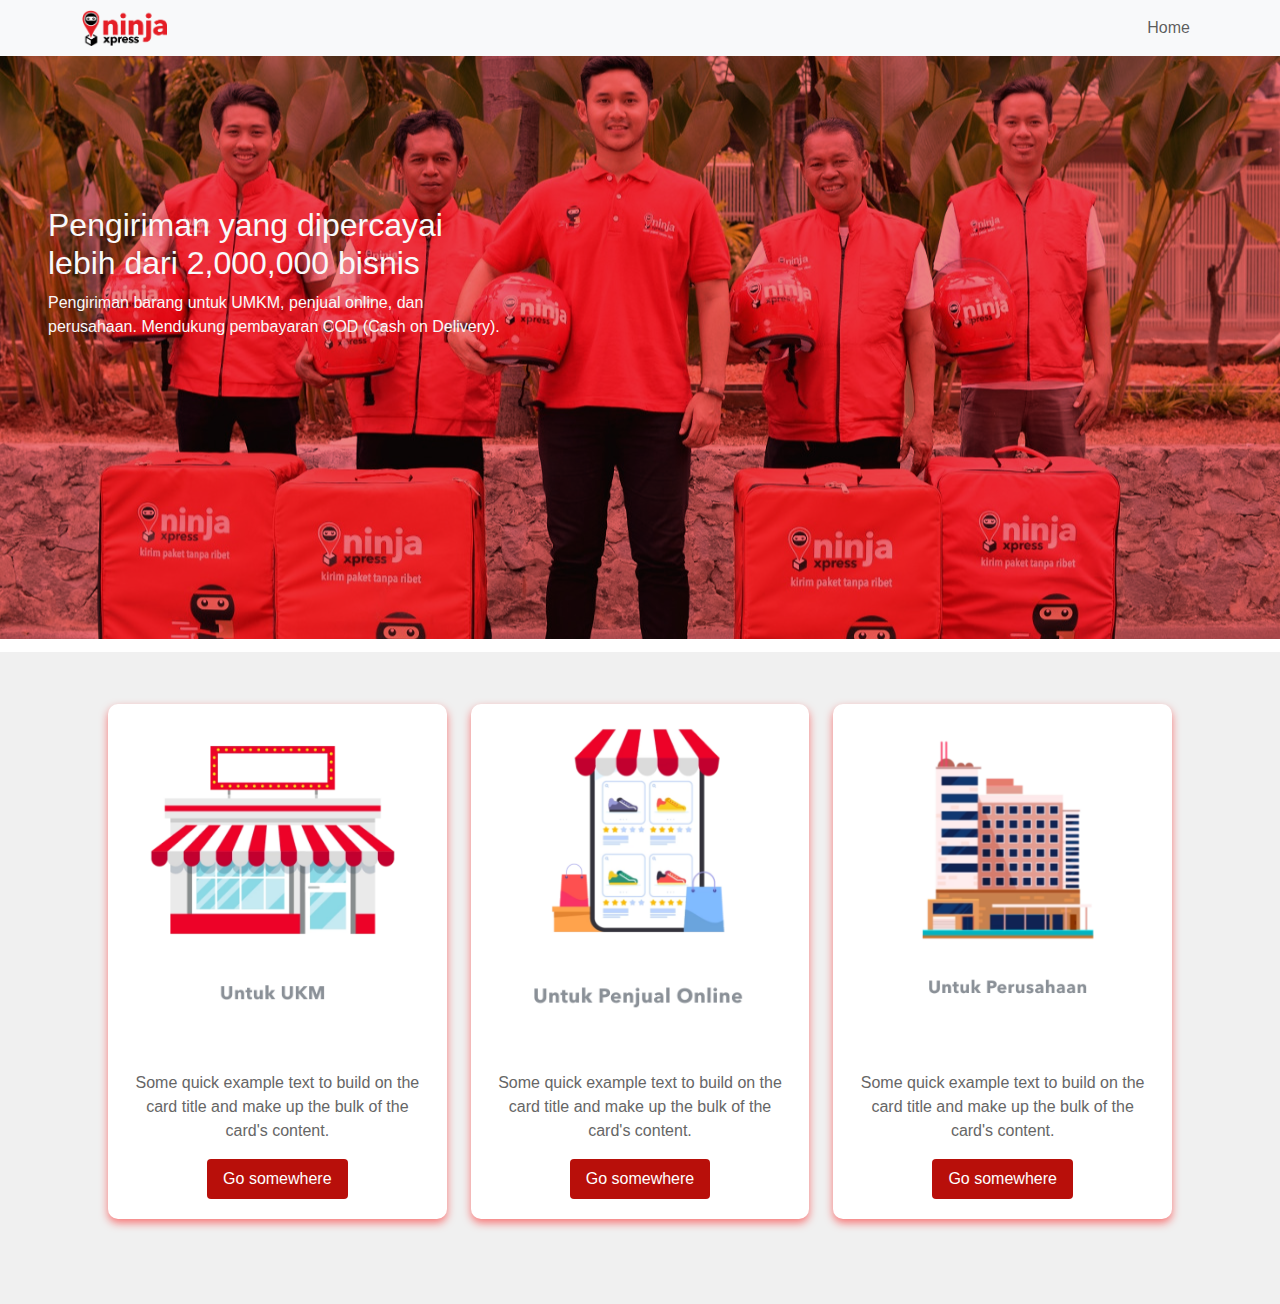
<file: Routes/pricing.html>
<!DOCTYPE html>
<html lang="en">
  <head>
    <meta charset="UTF-8" />
    <meta name="viewport" content="width=device-width, initial-scale=1.0" />
    <link
      href="https://cdn.jsdelivr.net/npm/bootstrap@5.3.3/dist/css/bootstrap.min.css"
      rel="stylesheet"
      integrity="sha384-QWTKZyjpPEjISv5WaRU9OFeRpok6YctnYmDr5pNlyT2bRjXh0JMhjY6hW+ALEwIH"
      crossorigin="anonymous"
    />
    <link rel="stylesheet" href="/style/pricing.css" />
    <title>Ninja Express</title>
  </head>
  <body>
    <!-- Navbar -->
    <nav class="navbar navbar-expand-lg navbar-light bg-light">
      <div class="container">
        <img src="../img/logo.png" alt="logo" width="85" class="navbar-logo" />
        <button
          class="navbar-toggler"
          type="button"
          data-bs-toggle="collapse"
          data-bs-target="#navbarNav"
          aria-controls="navbarNav"
          aria-expanded="false"
          aria-label="Toggle navigation"
        >
          <span class="navbar-toggler-icon"></span>
        </button>
        <div class="collapse navbar-collapse" id="navbarNav">
          <ul class="navbar-nav ms-auto">
            <li class="nav-item">
              <a class="nav-link" href="../index.html">Home</a>
            </li>
          </ul>
        </div>
      </div>
    </nav>

    <!-- Jumbroton -->
    <section id="about" class="container-fluid pe-0 ps-0">
      <div class="row container-fluid justify-content-between">
        <div class="col-10 col-lg-5 col-sm-7 d-flex align-items-center ps-5">
          <div>
            <h2 class="text-start text-light">
              Pengiriman yang dipercayai lebih dari 2,000,000 bisnis
            </h2>
            <p class="text-start text-light">
              Pengiriman barang untuk UMKM, penjual online, dan perusahaan.
              Mendukung pembayaran COD (Cash on Delivery).
            </p>
          </div>
        </div>
      </div>
      <svg
        class=""
        xmlns="http://www.w3.org/2000/svg"
        viewBox="0 0 1440 320"
      ></svg>
    </section>

    <!-- Service -->
    <section id="services" class="container">
      <div class="row justify-content-center">
        <div class="col-md-4">
          <div class="card">
            <div class="card-img-container">
              <img
                src="../img/img-services/img-services-1.png"
                class="card-img-top"
                alt="..."
              />
            </div>
            <div class="card-body">
              <h5 class="card-title"></h5>
              <p class="card-text">
                Some quick example text to build on the card title and make up
                the bulk of the card's content.
              </p>
              <a href="#" class="button-pricing">Go somewhere</a>
            </div>
          </div>
        </div>
        <div class="col-md-4">
          <div class="card">
            <div class="card-img-container">
              <img
                src="../img/img-services/img-services-2.png"
                class="card-img-top"
                alt="..."
              />
            </div>
            <div class="card-body">
              <h5 class="card-title"></h5>
              <p class="card-text">
                Some quick example text to build on the card title and make up
                the bulk of the card's content.
              </p>
              <a href="#" class="button-pricing">Go somewhere</a>
            </div>
          </div>
        </div>
        <div class="col-md-4">
          <div class="card">
            <div class="card-img-container">
              <img
                src="../img/img-services/img-services-3.png"
                class="card-img-top"
                alt="..."
              />
            </div>
            <div class="card-body">
              <h5 class="card-title"></h5>
              <p class="card-text">
                Some quick example text to build on the card title and make up
                the bulk of the card's content.
              </p>
              <a href="#" class="button-pricing">Go somewhere</a>
            </div>
          </div>
        </div>
      </div>
    </section>

    <!-- Script Bootstrap -->
    <script
      src="https://cdn.jsdelivr.net/npm/bootstrap@5.3.3/dist/js/bootstrap.bundle.min.js"
      integrity="sha384-YvpcrYf0tY3lHB60NNkmXc5s9fDVZLESaAA55NDzOxhy9GkcIdslK1eN7N6jIeHz"
      crossorigin="anonymous"
    ></script>
  </body>
</html>
</file>
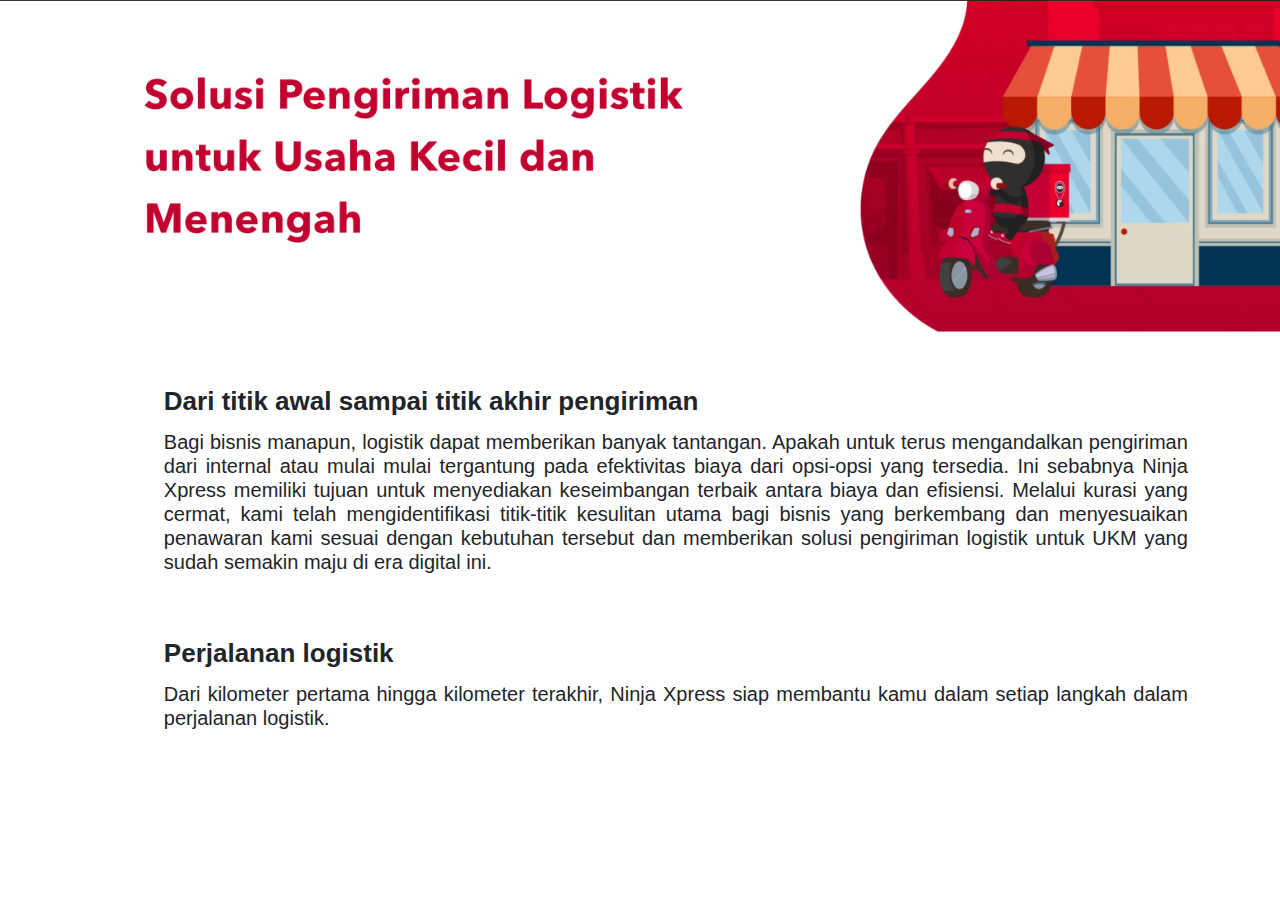
<file: Routes/umkm.html>
<!DOCTYPE html>
<html lang="en">
  <head>
    <meta charset="UTF-8" />
    <meta name="viewport" content="width=device-width, initial-scale=1.0" />
    <link
      href="https://cdn.jsdelivr.net/npm/bootstrap@5.3.3/dist/css/bootstrap.min.css"
      rel="stylesheet"
      integrity="sha384-QWTKZyjpPEjISv5WaRU9OFeRpok6YctnYmDr5pNlyT2bRjXh0JMhjY6hW+ALEwIH"
      crossorigin="anonymous"
    />
    <link rel="stylesheet" href="/style/umkm.css" />
    <title>Ninja Express</title>
  </head>
  <body>
    <!-- Jumbotron -->
    <section id="about" class="container-fluid pe-0 ps-0">
      <div class="row container-fluid justify-content-between">
        <div
          class="col-10 col-lg-5 col-sm-7 d-flex align-items-center ps-5"
        ></div>
      </div>
      <svg
        class=""
        xmlns="http://www.w3.org/2000/svg"
        viewBox="0 0 1440 320"
      ></svg>
    </section>

    <!-- Text-tutorial -->
    <div class="container-tutorial">
      <div class="text-tutorial-h1">
        <h1>Dari titik awal sampai titik akhir pengiriman</h1>
      </div>
      <div class="text-tutorial-paragraf">
        <h2>
          Bagi bisnis manapun, logistik dapat memberikan banyak tantangan.
          Apakah untuk terus mengandalkan pengiriman dari internal atau mulai
          mulai tergantung pada efektivitas biaya dari opsi-opsi yang tersedia.
          Ini sebabnya Ninja Xpress memiliki tujuan untuk menyediakan
          keseimbangan terbaik antara biaya dan efisiensi. Melalui kurasi yang
          cermat, kami telah mengidentifikasi titik-titik kesulitan utama bagi
          bisnis yang berkembang dan menyesuaikan penawaran kami sesuai dengan
          kebutuhan tersebut dan memberikan solusi pengiriman logistik untuk UKM
          yang sudah semakin maju di era digital ini.
        </h2>
      </div>
    </div>

    <div class="container-tutorial">
      <div class="text-tutorial-h1-logistic">
        <h1>Perjalanan logistik</h1>
      </div>
      <div class="text-tutorial-paragraf">
        <h2>
          Dari kilometer pertama hingga kilometer terakhir, Ninja Xpress siap
          membantu kamu dalam setiap langkah dalam perjalanan logistik.
        </h2>
      </div>
    </div>

    <!-- Script Bootstrap -->
    <script
      src="https://cdn.jsdelivr.net/npm/bootstrap@5.3.3/dist/js/bootstrap.bundle.min.js"
      integrity="sha384-YvpcrYf0tY3lHB60NNkmXc5s9fDVZLESaAA55NDzOxhy9GkcIdslK1eN7N6jIeHz"
      crossorigin="anonymous"
    ></script>
  </body>
</html>
</file>
<file: style/pricing.css>
body {
  font-family: Arial, sans-serif;
  background: linear-gradient(to bottom, #ffffff 50%, #f0f0f0 50%);
  margin: 0;
  padding: 0;
}

#about {
  background: rgba(220, 0, 0, 0.5) url("../img/ninja.jpeg");
  background-blend-mode: darken;
  background-size: cover;
  background-position: center;
  background-repeat: no-repeat;
  padding-top: 50px;
}

.card {
  height: 100%;
  width: 100%;
  display: flex;
  flex-direction: column;
  justify-content: space-between;
}

.card-img-container {
  flex: 1;
}

.card-body {
  flex: 0 0 auto;
}

.navbar-logo {
  width: 85px;
  height: auto;
  margin-right: auto;
  margin-left: -60px, auto;
}

@media (max-width: 768px) {
  #tutorial .card-img-container {
    width: 76%;
    height: 150px;
    margin: 0 auto;
  }
  #tutorial .card-body {
    padding: 15px;
  }
  #tutorial .card-title {
    font-size: 1.1rem;
  }
  #tutorial .card-text {
    font-size: 0.9rem;
  }
}

#services img {
  width: 80%;
}

#services {
  width: 85%;
  max-width: auto;
  margin: 0 auto;
  height: auto;
  padding-top: 50px;
  margin-bottom: 100px;
}

#services .card {
  margin: 15px 0;
  border: none;
  border-radius: 10px;
  box-shadow: 0 4px 8px rgba(255, 0, 0, 0.5);
  overflow: hidden;
}

#services .card-body {
  padding: 20px;
  text-align: center;
}

#services .card-img-container {
  display: flex;
  justify-content: center;
  align-items: center;
  height: 200px;
  overflow: hidden;
}

.card-img-top {
  max-width: 100%;
  height: auto;
}

#services .card-title {
  color: #333;
}

#services .card-text {
  color: #666;
}

.button-pricing {
  display: inline-block;
  padding: 8px 16px;
  text-align: center;
  text-decoration: none;
  border-radius: 4px;
  background-color: #b80f0a;
  color: white;
  transition: background-color 0.3 ease;
}

.button-pricing:hover {
  background-color: #a60e09;
}

@media screen and (min-width: 680px) {
  #about {
    background-position: center;
    padding-top: 100px;
  }
}

@media screen and (min-width: 900px) {
  #about {
    background-position: center;
    padding-top: 150px;
  }
}
</file>
<file: style/umkm.css>
body {
  font-family: Arial, sans-serif;
  background: linear-gradient(to bottom, #ffffff 50%, #f0f0f0 70%);
  background: linear-gradient(to bottom, #ffffff 50%, #ffffff 50%);
  margin: 0;
  padding: 0;
}

#about {
  background: #ffff url("../img/img-sellerOnline/seller-online-header.png");
  background-blend-mode: darken;
  background-size: cover;
  background-position: center;
  background-repeat: no-repeat;
  padding-top: 50px;
}

.container-tutorial {
  width: 100%;
}

.text-tutorial-h1 h1 {
  font-weight: bold;
  font-size: 26px;
  margin: 10%;
  margin-top: 4%;
  margin-left: 12.8%;
}

.text-tutorial-paragraf h2 {
  font-weight: normal;
  font-size: 20px;
  width: 80%;
  margin: 10% auto;
  margin-top: -9%;
  margin-left: 12.8%;
  text-align: justify;
}

.text-tutorial-h1-logistic h1 {
  font-weight: bold;
  font-size: 26px;
  margin: 10%;
  margin-top: -5%;
  margin-left: 12.8%;
}
</file>
